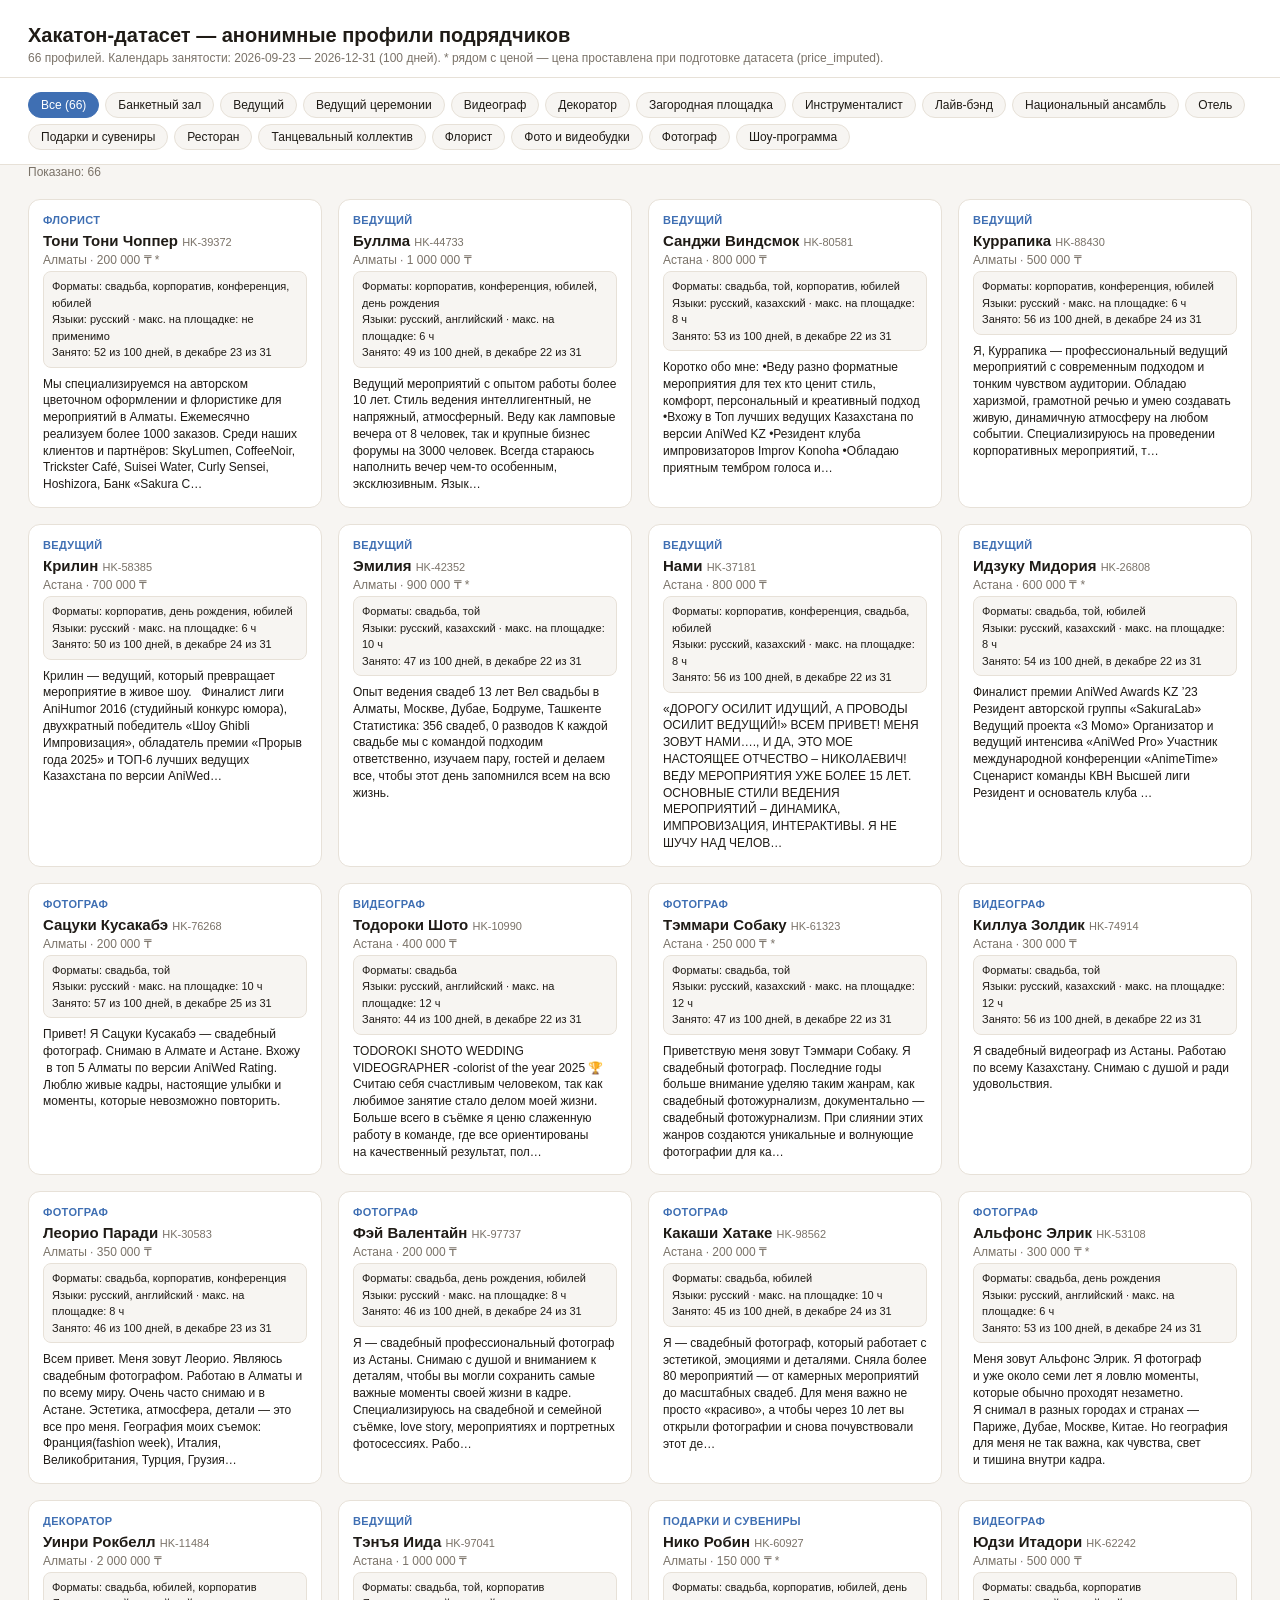
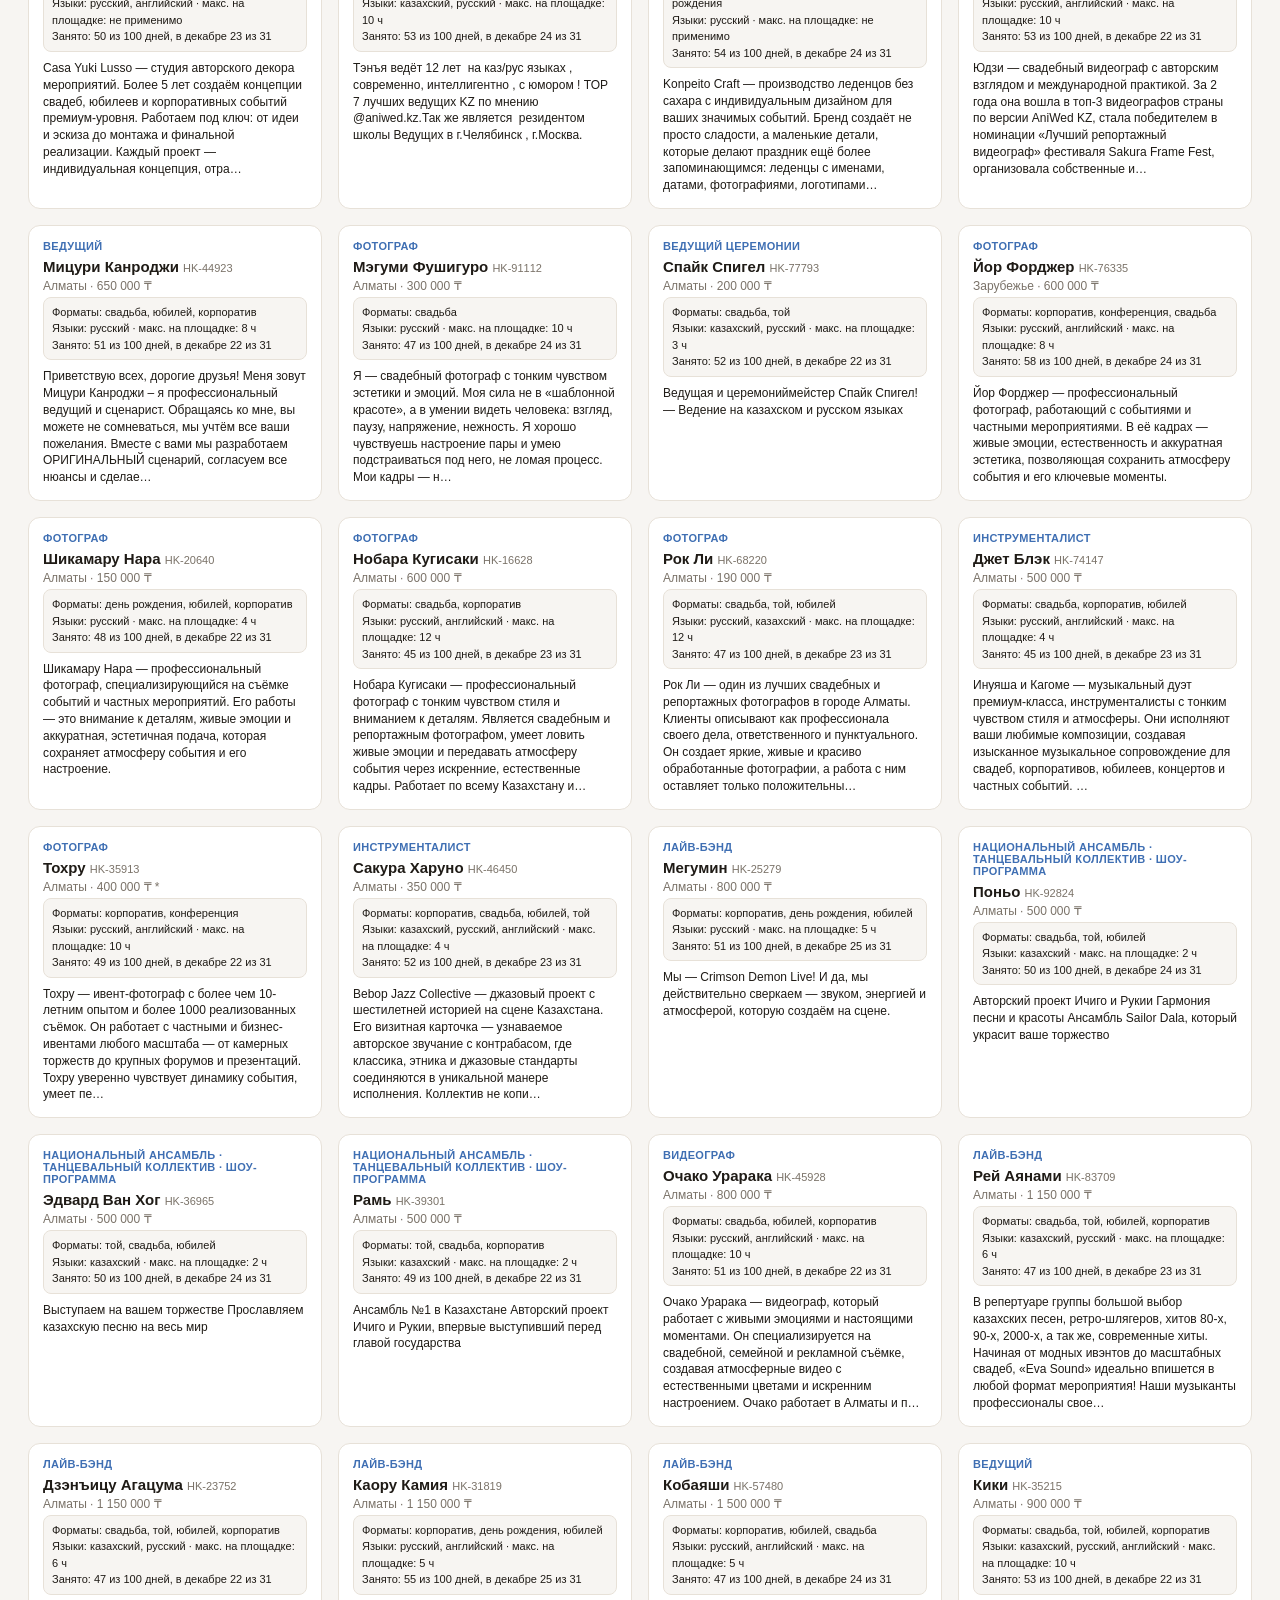
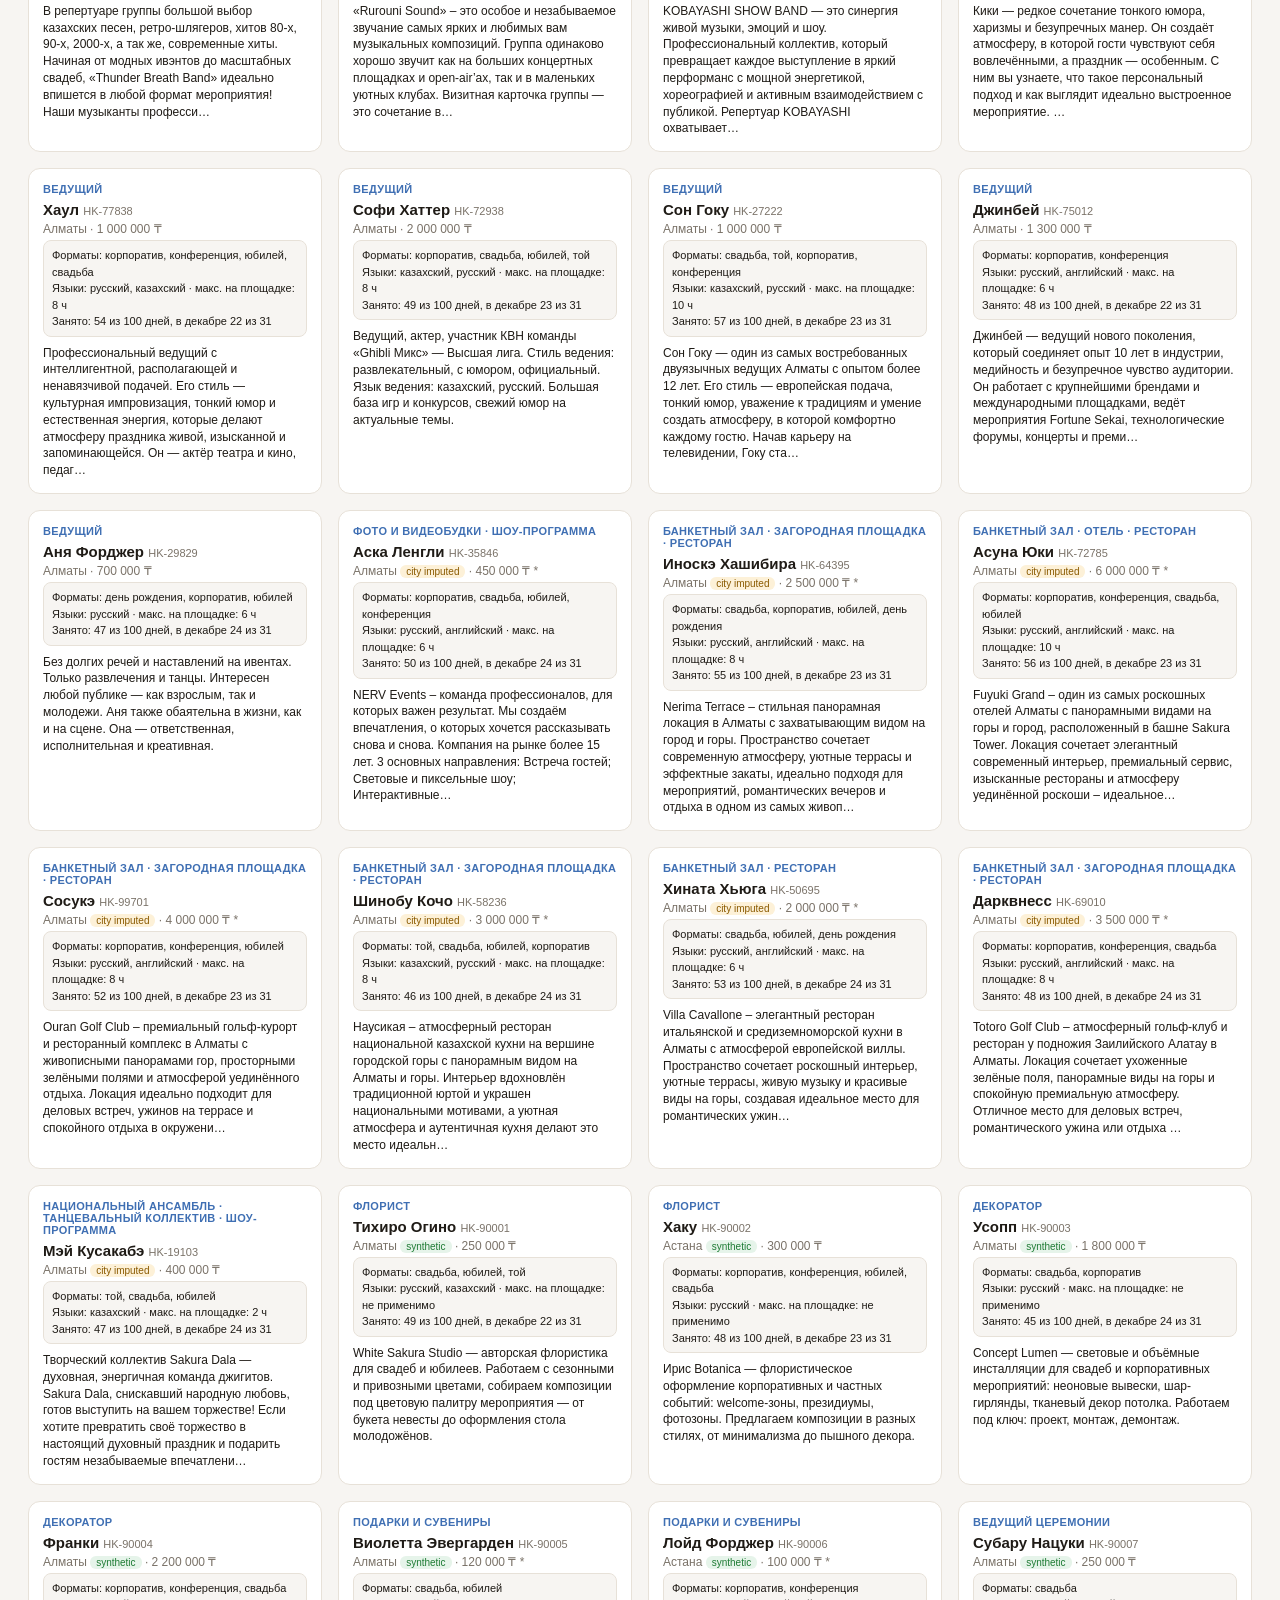
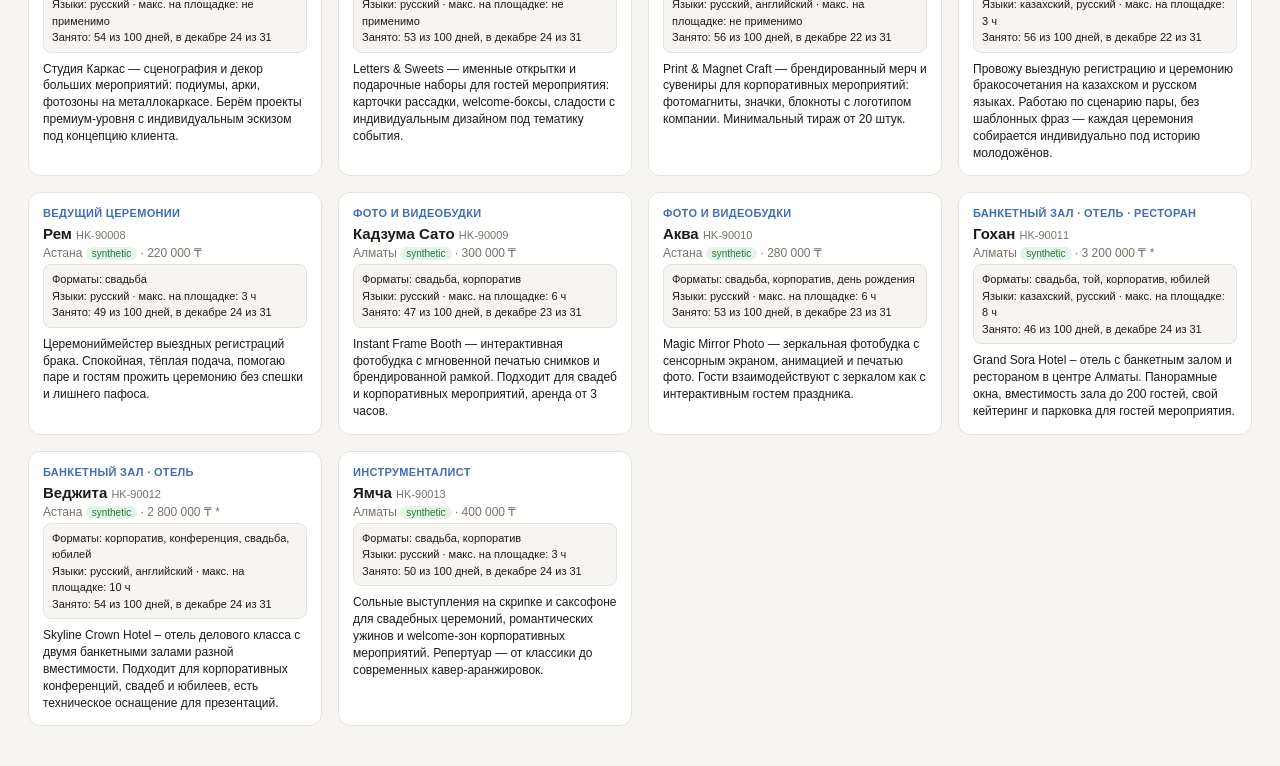
<file: hackathon dataset preview.html>
<!doctype html>
<html lang="ru">
<head>
<meta charset="utf-8">
<title>Хакатон-датасет — анонимные профили подрядчиков</title>
<style>
  :root { --bg:#f7f5f2; --card:#fff; --text:#1f1b16; --muted:#7a7268; --accent:#3f6fb3; --border:#e7e1d8; }
  * { box-sizing:border-box; }
  body { margin:0; font-family:-apple-system,BlinkMacSystemFont,"Segoe UI",sans-serif; background:var(--bg); color:var(--text); }
  header { padding:24px 28px 12px; border-bottom:1px solid var(--border); background:var(--card); }
  header h1 { margin:0 0 4px; font-size:20px; }
  header p { margin:0; font-size:12px; color:var(--muted); }
  .filters { display:flex; flex-wrap:wrap; gap:6px; padding:14px 28px; background:var(--card); border-bottom:1px solid var(--border); }
  .filter-btn { border:1px solid var(--border); background:var(--bg); color:var(--text); border-radius:999px; padding:5px 12px; font-size:12px; cursor:pointer; }
  .filter-btn.active { background:var(--accent); color:#fff; border-color:var(--accent); }
  .grid { display:grid; grid-template-columns:repeat(auto-fill,minmax(260px,1fr)); gap:16px; padding:20px 28px 40px; }
  .card { background:var(--card); border:1px solid var(--border); border-radius:12px; overflow:hidden; }
  .body { padding:14px; display:flex; flex-direction:column; gap:4px; }
  .cats { font-size:11px; text-transform:uppercase; letter-spacing:.03em; color:var(--accent); font-weight:600; }
  h3 { margin:2px 0 0; font-size:15px; }
  .id { font-size:11px; color:var(--muted); font-weight:400; }
  .meta { font-size:12px; color:var(--muted); }
  .attrs { font-size:11px; color:var(--text); background:var(--bg); border:1px solid var(--border); border-radius:8px; padding:6px 8px; line-height:1.5; }
  .tag { font-size:10px; background:#fdf1d8; color:#8a5a00; padding:1px 6px; border-radius:6px; }
  .tag-synth { background:#e6f4ea; color:#1e7b34; }
  .desc { font-size:12px; color:var(--text); line-height:1.4; margin:4px 0 0; }
  .count { padding:0 28px; font-size:12px; color:var(--muted); }
</style>
</head>
<body>
<header>
  <h1>Хакатон-датасет — анонимные профили подрядчиков</h1>
  <p>66 профилей. Календарь занятости: 2026-09-23 — 2026-12-31 (100 дней).
     * рядом с ценой — цена проставлена при подготовке датасета (price_imputed).</p>
</header>
<div class="filters">
  <button class="filter-btn active" data-cat="__all__">Все (66)</button>
<button class="filter-btn" data-cat="Банкетный зал">Банкетный зал</button>
<button class="filter-btn" data-cat="Ведущий">Ведущий</button>
<button class="filter-btn" data-cat="Ведущий церемонии">Ведущий церемонии</button>
<button class="filter-btn" data-cat="Видеограф">Видеограф</button>
<button class="filter-btn" data-cat="Декоратор">Декоратор</button>
<button class="filter-btn" data-cat="Загородная площадка">Загородная площадка</button>
<button class="filter-btn" data-cat="Инструменталист">Инструменталист</button>
<button class="filter-btn" data-cat="Лайв-бэнд">Лайв-бэнд</button>
<button class="filter-btn" data-cat="Национальный ансамбль">Национальный ансамбль</button>
<button class="filter-btn" data-cat="Отель">Отель</button>
<button class="filter-btn" data-cat="Подарки и сувениры">Подарки и сувениры</button>
<button class="filter-btn" data-cat="Ресторан">Ресторан</button>
<button class="filter-btn" data-cat="Танцевальный коллектив">Танцевальный коллектив</button>
<button class="filter-btn" data-cat="Флорист">Флорист</button>
<button class="filter-btn" data-cat="Фото и видеобудки">Фото и видеобудки</button>
<button class="filter-btn" data-cat="Фотограф">Фотограф</button>
<button class="filter-btn" data-cat="Шоу-программа">Шоу-программа</button>
</div>
<div class="count" id="count"></div>
<div class="grid" id="grid">
    <article class="card" data-cats="Флорист">
      <div class="body">
        <div class="cats">Флорист</div>
        <h3>Тони Тони Чоппер <span class="id">HK-39372</span></h3>
        <div class="meta">Алматы · 200 000 ₸ *</div>
        <div class="attrs">Форматы: свадьба, корпоратив, конференция, юбилей<br>
          Языки: русский · макс. на площадке: не применимо<br>
          Занято: 52 из 100 дней, в декабре 23 из 31</div>
        <p class="desc">Мы специализируемся на авторском цветочном оформлении и флористике для мероприятий в Алматы. Ежемесячно реализуем более 1000 заказов.

Среди наших клиентов и партнёров: SkyLumen, CoffeeNoir, Trickster Café, Suisei Water, Curly Sensei, Hoshizora, Банк «Sakura C…</p>
      </div>
    </article>
    <article class="card" data-cats="Ведущий">
      <div class="body">
        <div class="cats">Ведущий</div>
        <h3>Буллма <span class="id">HK-44733</span></h3>
        <div class="meta">Алматы · 1 000 000 ₸</div>
        <div class="attrs">Форматы: корпоратив, конференция, юбилей, день рождения<br>
          Языки: русский, английский · макс. на площадке: 6 ч<br>
          Занято: 49 из 100 дней, в декабре 22 из 31</div>
        <p class="desc">Ведущий мероприятий с опытом работы более 10 лет. Стиль ведения интеллигентный, не напряжный, атмосферный. Веду как ламповые вечера от 8 человек, так и крупные бизнес форумы на 3000 человек. Всегда стараюсь наполнить вечер чем-то особенным, эксклюзивным.

Язык…</p>
      </div>
    </article>
    <article class="card" data-cats="Ведущий">
      <div class="body">
        <div class="cats">Ведущий</div>
        <h3>Санджи Виндсмок <span class="id">HK-80581</span></h3>
        <div class="meta">Астана · 800 000 ₸</div>
        <div class="attrs">Форматы: свадьба, той, корпоратив, юбилей<br>
          Языки: русский, казахский · макс. на площадке: 8 ч<br>
          Занято: 53 из 100 дней, в декабре 22 из 31</div>
        <p class="desc">Коротко обо мне:

•Веду разно форматные мероприятия для тех кто ценит стиль, комфорт, персональный и креативный подход

•Вхожу в Топ лучших ведущих Казахстана по версии AniWed KZ

•Резидент клуба импровизаторов Improv Konoha

•Обладаю приятным тембром голоса и…</p>
      </div>
    </article>
    <article class="card" data-cats="Ведущий">
      <div class="body">
        <div class="cats">Ведущий</div>
        <h3>Куррапика <span class="id">HK-88430</span></h3>
        <div class="meta">Алматы · 500 000 ₸</div>
        <div class="attrs">Форматы: корпоратив, конференция, юбилей<br>
          Языки: русский · макс. на площадке: 6 ч<br>
          Занято: 56 из 100 дней, в декабре 24 из 31</div>
        <p class="desc">Я, Куррапика — профессиональный ведущий мероприятий с современным подходом и тонким чувством аудитории. Обладаю харизмой, грамотной речью и умею создавать живую, динамичную атмосферу на любом событии.

Специализируюсь на проведении корпоративных мероприятий, т…</p>
      </div>
    </article>
    <article class="card" data-cats="Ведущий">
      <div class="body">
        <div class="cats">Ведущий</div>
        <h3>Крилин <span class="id">HK-58385</span></h3>
        <div class="meta">Астана · 700 000 ₸</div>
        <div class="attrs">Форматы: корпоратив, день рождения, юбилей<br>
          Языки: русский · макс. на площадке: 6 ч<br>
          Занято: 50 из 100 дней, в декабре 24 из 31</div>
        <p class="desc">Крилин — ведущий, который превращает мероприятие в живое шоу.

 

Финалист лиги AniHumor 2016 (студийный конкурс юмора),

двухкратный победитель «Шоу Ghibli Импровизация»,

обладатель премии «Прорыв года 2025» и ТОП-6 лучших ведущих Казахстана по версии AniWed…</p>
      </div>
    </article>
    <article class="card" data-cats="Ведущий">
      <div class="body">
        <div class="cats">Ведущий</div>
        <h3>Эмилия <span class="id">HK-42352</span></h3>
        <div class="meta">Алматы · 900 000 ₸ *</div>
        <div class="attrs">Форматы: свадьба, той<br>
          Языки: русский, казахский · макс. на площадке: 10 ч<br>
          Занято: 47 из 100 дней, в декабре 22 из 31</div>
        <p class="desc">Опыт ведения свадеб 13 лет

Вел свадьбы в Алматы, Москве, Дубае, Бодруме, Ташкенте

Статистика: 356 свадеб, 0 разводов

К каждой свадьбе мы с командой подходим ответственно, изучаем пару, гостей и делаем все, чтобы этот день запомнился всем на всю жизнь.</p>
      </div>
    </article>
    <article class="card" data-cats="Ведущий">
      <div class="body">
        <div class="cats">Ведущий</div>
        <h3>Нами <span class="id">HK-37181</span></h3>
        <div class="meta">Астана · 800 000 ₸</div>
        <div class="attrs">Форматы: корпоратив, конференция, свадьба, юбилей<br>
          Языки: русский, казахский · макс. на площадке: 8 ч<br>
          Занято: 56 из 100 дней, в декабре 22 из 31</div>
        <p class="desc">«ДОРОГУ ОСИЛИТ ИДУЩИЙ, А ПРОВОДЫ ОСИЛИТ ВЕДУЩИЙ!»

ВСЕМ ПРИВЕТ! МЕНЯ ЗОВУТ НАМИ…., И ДА, ЭТО МОЕ НАСТОЯЩЕЕ ОТЧЕСТВО – НИКОЛАЕВИЧ!

ВЕДУ МЕРОПРИЯТИЯ УЖЕ БОЛЕЕ 15 ЛЕТ.

ОСНОВНЫЕ СТИЛИ ВЕДЕНИЯ МЕРОПРИЯТИЙ – ДИНАМИКА, ИМПРОВИЗАЦИЯ, ИНТЕРАКТИВЫ. Я НЕ ШУЧУ НАД ЧЕЛОВ…</p>
      </div>
    </article>
    <article class="card" data-cats="Ведущий">
      <div class="body">
        <div class="cats">Ведущий</div>
        <h3>Идзуку Мидория <span class="id">HK-26808</span></h3>
        <div class="meta">Астана · 600 000 ₸ *</div>
        <div class="attrs">Форматы: свадьба, той, юбилей<br>
          Языки: русский, казахский · макс. на площадке: 8 ч<br>
          Занято: 54 из 100 дней, в декабре 22 из 31</div>
        <p class="desc">Финалист премии AniWed Awards KZ ’23

Резидент авторской группы «SakuraLab»

Ведущий проекта «3 Момо»

Организатор и ведущий интенсива «AniWed Pro»

Участник международной конференции «AnimeTime»

Сценарист команды КВН Высшей лиги

Резидент и основатель клуба …</p>
      </div>
    </article>
    <article class="card" data-cats="Фотограф">
      <div class="body">
        <div class="cats">Фотограф</div>
        <h3>Сацуки Кусакабэ <span class="id">HK-76268</span></h3>
        <div class="meta">Алматы · 200 000 ₸</div>
        <div class="attrs">Форматы: свадьба, той<br>
          Языки: русский · макс. на площадке: 10 ч<br>
          Занято: 57 из 100 дней, в декабре 25 из 31</div>
        <p class="desc">Привет! Я Сацуки Кусакабэ — свадебный фотограф. Снимаю в Алмате и Астане. Вхожу  в топ 5 Алматы по версии AniWed Rating.

Люблю живые кадры, настоящие улыбки и моменты, которые невозможно повторить.</p>
      </div>
    </article>
    <article class="card" data-cats="Видеограф">
      <div class="body">
        <div class="cats">Видеограф</div>
        <h3>Тодороки Шото <span class="id">HK-10990</span></h3>
        <div class="meta">Астана · 400 000 ₸</div>
        <div class="attrs">Форматы: свадьба<br>
          Языки: русский, английский · макс. на площадке: 12 ч<br>
          Занято: 44 из 100 дней, в декабре 22 из 31</div>
        <p class="desc">TODOROKI SHOTO

WEDDING  VIDEOGRAPHER

-colorist of the year 2025 🏆

Считаю себя счастливым человеком, так как любимое занятие стало делом моей жизни. Больше всего в съёмке я ценю слаженную работу в команде, где все ориентированы на качественный результат, пол…</p>
      </div>
    </article>
    <article class="card" data-cats="Фотограф">
      <div class="body">
        <div class="cats">Фотограф</div>
        <h3>Тэммари Собаку <span class="id">HK-61323</span></h3>
        <div class="meta">Астана · 250 000 ₸ *</div>
        <div class="attrs">Форматы: свадьба, той<br>
          Языки: русский, казахский · макс. на площадке: 12 ч<br>
          Занято: 47 из 100 дней, в декабре 22 из 31</div>
        <p class="desc">Приветствую меня зовут Тэммари Собаку. Я свадебный фотограф.

Последние годы больше внимание уделяю таким жанрам, как свадебный фотожурнализм,

документально — свадебный фотожурнализм.

При слиянии этих жанров создаются уникальные и волнующие фотографии для ка…</p>
      </div>
    </article>
    <article class="card" data-cats="Видеограф">
      <div class="body">
        <div class="cats">Видеограф</div>
        <h3>Киллуа Золдик <span class="id">HK-74914</span></h3>
        <div class="meta">Астана · 300 000 ₸</div>
        <div class="attrs">Форматы: свадьба, той<br>
          Языки: русский, казахский · макс. на площадке: 12 ч<br>
          Занято: 56 из 100 дней, в декабре 22 из 31</div>
        <p class="desc">Я свадебный видеограф из Астаны. Работаю по всему Казахстану. Снимаю с душой и ради удовольствия.</p>
      </div>
    </article>
    <article class="card" data-cats="Фотограф">
      <div class="body">
        <div class="cats">Фотограф</div>
        <h3>Леорио Паради <span class="id">HK-30583</span></h3>
        <div class="meta">Алматы · 350 000 ₸</div>
        <div class="attrs">Форматы: свадьба, корпоратив, конференция<br>
          Языки: русский, английский · макс. на площадке: 8 ч<br>
          Занято: 46 из 100 дней, в декабре 23 из 31</div>
        <p class="desc">Всем привет. Меня зовут Леорио. Являюсь свадебным фотографом. Работаю в Алматы и по всему миру. Очень часто снимаю и в Астане. Эстетика, атмосфера, детали — это все про меня.

География моих съемок: Франция(fashion week), Италия, Великобритания, Турция, Грузия…</p>
      </div>
    </article>
    <article class="card" data-cats="Фотограф">
      <div class="body">
        <div class="cats">Фотограф</div>
        <h3>Фэй Валентайн <span class="id">HK-97737</span></h3>
        <div class="meta">Астана · 200 000 ₸</div>
        <div class="attrs">Форматы: свадьба, день рождения, юбилей<br>
          Языки: русский · макс. на площадке: 8 ч<br>
          Занято: 46 из 100 дней, в декабре 24 из 31</div>
        <p class="desc">Я — свадебный профессиональный фотограф из Астаны. Снимаю с душой и вниманием к деталям, чтобы вы могли сохранить самые важные моменты своей жизни в кадре.

Специализируюсь на свадебной и семейной съёмке, love story, мероприятиях и портретных фотосессиях. Рабо…</p>
      </div>
    </article>
    <article class="card" data-cats="Фотограф">
      <div class="body">
        <div class="cats">Фотограф</div>
        <h3>Какаши Хатаке <span class="id">HK-98562</span></h3>
        <div class="meta">Астана · 200 000 ₸</div>
        <div class="attrs">Форматы: свадьба, юбилей<br>
          Языки: русский · макс. на площадке: 10 ч<br>
          Занято: 45 из 100 дней, в декабре 24 из 31</div>
        <p class="desc">Я — свадебный фотограф, который работает с эстетикой, эмоциями и деталями.

Сняла более 80 мероприятий — от камерных мероприятий до масштабных свадеб.

Для меня важно не просто «красиво», а чтобы через 10 лет вы открыли фотографии и снова почувствовали этот де…</p>
      </div>
    </article>
    <article class="card" data-cats="Фотограф">
      <div class="body">
        <div class="cats">Фотограф</div>
        <h3>Альфонс Элрик <span class="id">HK-53108</span></h3>
        <div class="meta">Алматы · 300 000 ₸ *</div>
        <div class="attrs">Форматы: свадьба, день рождения<br>
          Языки: русский, английский · макс. на площадке: 6 ч<br>
          Занято: 53 из 100 дней, в декабре 24 из 31</div>
        <p class="desc">Меня зовут Альфонс Элрик. Я фотограф и уже около семи лет я ловлю моменты, которые обычно проходят незаметно.

Я снимал в разных городах и странах — Париже, Дубае, Москве, Китае. Но география для меня не так важна, как чувства, свет и тишина внутри кадра.</p>
      </div>
    </article>
    <article class="card" data-cats="Декоратор">
      <div class="body">
        <div class="cats">Декоратор</div>
        <h3>Уинри Рокбелл <span class="id">HK-11484</span></h3>
        <div class="meta">Алматы · 2 000 000 ₸</div>
        <div class="attrs">Форматы: свадьба, юбилей, корпоратив<br>
          Языки: русский, английский · макс. на площадке: не применимо<br>
          Занято: 50 из 100 дней, в декабре 23 из 31</div>
        <p class="desc">Casa Yuki Lusso — студия авторского декора мероприятий.
 Более 5 лет создаём концепции свадеб, юбилеев и корпоративных событий премиум-уровня. Работаем под ключ: от идеи и эскиза до монтажа и финальной реализации. Каждый проект — индивидуальная концепция, отра…</p>
      </div>
    </article>
    <article class="card" data-cats="Ведущий">
      <div class="body">
        <div class="cats">Ведущий</div>
        <h3>Тэнъя Иида <span class="id">HK-97041</span></h3>
        <div class="meta">Астана · 1 000 000 ₸</div>
        <div class="attrs">Форматы: свадьба, той, корпоратив<br>
          Языки: казахский, русский · макс. на площадке: 10 ч<br>
          Занято: 53 из 100 дней, в декабре 24 из 31</div>
        <p class="desc">Тэнъя ведёт 12 лет  на каз/рус языках , современно, интеллигентно , с юмором !

TOP 7 лучших ведущих KZ по мнению @aniwed.kz.Так же является  резидентом школы Ведущих в г.Челябинск , г.Москва.</p>
      </div>
    </article>
    <article class="card" data-cats="Подарки и сувениры">
      <div class="body">
        <div class="cats">Подарки и сувениры</div>
        <h3>Нико Робин <span class="id">HK-60927</span></h3>
        <div class="meta">Алматы · 150 000 ₸ *</div>
        <div class="attrs">Форматы: свадьба, корпоратив, юбилей, день рождения<br>
          Языки: русский · макс. на площадке: не применимо<br>
          Занято: 54 из 100 дней, в декабре 24 из 31</div>
        <p class="desc">Konpeito Craft — производство леденцов без сахара с индивидуальным дизайном для ваших значимых событий.

Бренд создаёт не просто сладости, а маленькие детали, которые делают праздник ещё более запоминающимся: леденцы с именами, датами, фотографиями, логотипами…</p>
      </div>
    </article>
    <article class="card" data-cats="Видеограф">
      <div class="body">
        <div class="cats">Видеограф</div>
        <h3>Юдзи Итадори <span class="id">HK-62242</span></h3>
        <div class="meta">Алматы · 500 000 ₸</div>
        <div class="attrs">Форматы: свадьба, корпоратив<br>
          Языки: русский, английский · макс. на площадке: 10 ч<br>
          Занято: 53 из 100 дней, в декабре 22 из 31</div>
        <p class="desc">Юдзи — свадебный видеограф с авторским взглядом и международной практикой.

За 2 года она вошла в топ-3 видеографов страны по версии AniWed KZ, стала победителем в номинации «Лучший репортажный видеограф» фестиваля Sakura Frame Fest, организовала собственные и…</p>
      </div>
    </article>
    <article class="card" data-cats="Ведущий">
      <div class="body">
        <div class="cats">Ведущий</div>
        <h3>Мицури Канроджи <span class="id">HK-44923</span></h3>
        <div class="meta">Алматы · 650 000 ₸</div>
        <div class="attrs">Форматы: свадьба, юбилей, корпоратив<br>
          Языки: русский · макс. на площадке: 8 ч<br>
          Занято: 51 из 100 дней, в декабре 22 из 31</div>
        <p class="desc">Приветствую всех, дорогие друзья!

Меня зовут Мицури Канроджи – я профессиональный ведущий и сценарист.

Обращаясь ко мне, вы можете не сомневаться, мы учтём все ваши пожелания.

Вместе с вами мы разработаем ОРИГИНАЛЬНЫЙ сценарий, согласуем все нюансы и сделае…</p>
      </div>
    </article>
    <article class="card" data-cats="Фотограф">
      <div class="body">
        <div class="cats">Фотограф</div>
        <h3>Мэгуми Фушигуро <span class="id">HK-91112</span></h3>
        <div class="meta">Алматы · 300 000 ₸</div>
        <div class="attrs">Форматы: свадьба<br>
          Языки: русский · макс. на площадке: 10 ч<br>
          Занято: 47 из 100 дней, в декабре 24 из 31</div>
        <p class="desc">Я — свадебный фотограф с тонким чувством эстетики и эмоций. Моя сила не в «шаблонной красоте», а в умении видеть человека: взгляд, паузу, напряжение, нежность. Я хорошо чувствуешь настроение пары и умею подстраиваться под него, не ломая процесс.

Мои кадры — н…</p>
      </div>
    </article>
    <article class="card" data-cats="Ведущий церемонии">
      <div class="body">
        <div class="cats">Ведущий церемонии</div>
        <h3>Спайк Спигел <span class="id">HK-77793</span></h3>
        <div class="meta">Алматы · 200 000 ₸</div>
        <div class="attrs">Форматы: свадьба, той<br>
          Языки: казахский, русский · макс. на площадке: 3 ч<br>
          Занято: 52 из 100 дней, в декабре 22 из 31</div>
        <p class="desc">Ведущая и церемониймейстер Спайк Спигел!




— Ведение на казахском и русском языках</p>
      </div>
    </article>
    <article class="card" data-cats="Фотограф">
      <div class="body">
        <div class="cats">Фотограф</div>
        <h3>Йор Форджер <span class="id">HK-76335</span></h3>
        <div class="meta">Зарубежье · 600 000 ₸</div>
        <div class="attrs">Форматы: корпоратив, конференция, свадьба<br>
          Языки: русский, английский · макс. на площадке: 8 ч<br>
          Занято: 58 из 100 дней, в декабре 24 из 31</div>
        <p class="desc">Йор Форджер — профессиональный фотограф, работающий с событиями и частными мероприятиями.





В её кадрах — живые эмоции, естественность и аккуратная эстетика, позволяющая сохранить атмосферу события и его ключевые моменты.</p>
      </div>
    </article>
    <article class="card" data-cats="Фотограф">
      <div class="body">
        <div class="cats">Фотограф</div>
        <h3>Шикамару Нара <span class="id">HK-20640</span></h3>
        <div class="meta">Алматы · 150 000 ₸</div>
        <div class="attrs">Форматы: день рождения, юбилей, корпоратив<br>
          Языки: русский · макс. на площадке: 4 ч<br>
          Занято: 48 из 100 дней, в декабре 22 из 31</div>
        <p class="desc">Шикамару Нара — профессиональный фотограф, специализирующийся на съёмке событий и частных мероприятий.




Его работы — это внимание к деталям, живые эмоции и аккуратная, эстетичная подача, которая сохраняет атмосферу события и его настроение.</p>
      </div>
    </article>
    <article class="card" data-cats="Фотограф">
      <div class="body">
        <div class="cats">Фотограф</div>
        <h3>Нобара Кугисаки <span class="id">HK-16628</span></h3>
        <div class="meta">Алматы · 600 000 ₸</div>
        <div class="attrs">Форматы: свадьба, корпоратив<br>
          Языки: русский, английский · макс. на площадке: 12 ч<br>
          Занято: 45 из 100 дней, в декабре 23 из 31</div>
        <p class="desc">Нобара Кугисаки — профессиональный фотограф с тонким чувством стиля и вниманием к деталям. Является свадебным и репортажным фотографом, умеет ловить живые эмоции и передавать атмосферу события через искренние, естественные кадры. Работает по всему Казахстану и…</p>
      </div>
    </article>
    <article class="card" data-cats="Фотограф">
      <div class="body">
        <div class="cats">Фотограф</div>
        <h3>Рок Ли <span class="id">HK-68220</span></h3>
        <div class="meta">Алматы · 190 000 ₸</div>
        <div class="attrs">Форматы: свадьба, той, юбилей<br>
          Языки: русский, казахский · макс. на площадке: 12 ч<br>
          Занято: 47 из 100 дней, в декабре 23 из 31</div>
        <p class="desc">Рок Ли — один из лучших свадебных и репортажных фотографов в городе Алматы. Клиенты описывают как профессионала своего дела, ответственного и пунктуального. Он создает яркие, живые и красиво обработанные фотографии, а работа с ним оставляет только положительны…</p>
      </div>
    </article>
    <article class="card" data-cats="Инструменталист">
      <div class="body">
        <div class="cats">Инструменталист</div>
        <h3>Джет Блэк <span class="id">HK-74147</span></h3>
        <div class="meta">Алматы · 500 000 ₸</div>
        <div class="attrs">Форматы: свадьба, корпоратив, юбилей<br>
          Языки: русский, английский · макс. на площадке: 4 ч<br>
          Занято: 45 из 100 дней, в декабре 23 из 31</div>
        <p class="desc">Инуяша и Кагоме — музыкальный дуэт премиум-класса, инструменталисты с тонким чувством стиля и атмосферы.




Они исполняют ваши любимые композиции, создавая изысканное музыкальное сопровождение для свадеб, корпоративов, юбилеев, концертов и частных событий.


…</p>
      </div>
    </article>
    <article class="card" data-cats="Фотограф">
      <div class="body">
        <div class="cats">Фотограф</div>
        <h3>Тохру <span class="id">HK-35913</span></h3>
        <div class="meta">Алматы · 400 000 ₸ *</div>
        <div class="attrs">Форматы: корпоратив, конференция<br>
          Языки: русский, английский · макс. на площадке: 10 ч<br>
          Занято: 49 из 100 дней, в декабре 22 из 31</div>
        <p class="desc">Тохру — ивент-фотограф с более чем 10-летним опытом и более 1000 реализованных съёмок.




Он работает с частными и бизнес-ивентами любого масштаба — от камерных торжеств до крупных форумов и презентаций.




Тохру уверенно чувствует динамику события, умеет пе…</p>
      </div>
    </article>
    <article class="card" data-cats="Инструменталист">
      <div class="body">
        <div class="cats">Инструменталист</div>
        <h3>Сакура Харуно <span class="id">HK-46450</span></h3>
        <div class="meta">Алматы · 350 000 ₸</div>
        <div class="attrs">Форматы: корпоратив, свадьба, юбилей, той<br>
          Языки: казахский, русский, английский · макс. на площадке: 4 ч<br>
          Занято: 52 из 100 дней, в декабре 23 из 31</div>
        <p class="desc">Bebop Jazz Collective — джазовый проект с шестилетней историей на сцене Казахстана. Его визитная карточка — узнаваемое авторское звучание с контрабасом, где классика, этника и джазовые стандарты соединяются в уникальной манере исполнения.




Коллектив не копи…</p>
      </div>
    </article>
    <article class="card" data-cats="Лайв-бэнд">
      <div class="body">
        <div class="cats">Лайв-бэнд</div>
        <h3>Мегумин <span class="id">HK-25279</span></h3>
        <div class="meta">Алматы · 800 000 ₸</div>
        <div class="attrs">Форматы: корпоратив, день рождения, юбилей<br>
          Языки: русский · макс. на площадке: 5 ч<br>
          Занято: 51 из 100 дней, в декабре 25 из 31</div>
        <p class="desc">Мы — Crimson Demon Live!




И да, мы действительно сверкаем — звуком, энергией и атмосферой, которую создаём на сцене.</p>
      </div>
    </article>
    <article class="card" data-cats="Национальный ансамбль|Танцевальный коллектив|Шоу-программа">
      <div class="body">
        <div class="cats">Национальный ансамбль · Танцевальный коллектив · Шоу-программа</div>
        <h3>Поньо <span class="id">HK-92824</span></h3>
        <div class="meta">Алматы · 500 000 ₸</div>
        <div class="attrs">Форматы: свадьба, той, юбилей<br>
          Языки: казахский · макс. на площадке: 2 ч<br>
          Занято: 50 из 100 дней, в декабре 24 из 31</div>
        <p class="desc">Авторский проект Ичиго и Рукии




Гармония песни и красоты




Ансамбль Sailor Dala, который украсит ваше торжество</p>
      </div>
    </article>
    <article class="card" data-cats="Национальный ансамбль|Танцевальный коллектив|Шоу-программа">
      <div class="body">
        <div class="cats">Национальный ансамбль · Танцевальный коллектив · Шоу-программа</div>
        <h3>Эдвард Ван Хог <span class="id">HK-36965</span></h3>
        <div class="meta">Алматы · 500 000 ₸</div>
        <div class="attrs">Форматы: той, свадьба, юбилей<br>
          Языки: казахский · макс. на площадке: 2 ч<br>
          Занято: 50 из 100 дней, в декабре 24 из 31</div>
        <p class="desc">Выступаем на вашем торжестве




Прославляем казахскую песню на весь мир</p>
      </div>
    </article>
    <article class="card" data-cats="Национальный ансамбль|Танцевальный коллектив|Шоу-программа">
      <div class="body">
        <div class="cats">Национальный ансамбль · Танцевальный коллектив · Шоу-программа</div>
        <h3>Рамь <span class="id">HK-39301</span></h3>
        <div class="meta">Алматы · 500 000 ₸</div>
        <div class="attrs">Форматы: той, свадьба, корпоратив<br>
          Языки: казахский · макс. на площадке: 2 ч<br>
          Занято: 49 из 100 дней, в декабре 22 из 31</div>
        <p class="desc">Ансамбль №1 в Казахстане




Авторский проект Ичиго и Рукии, впервые выступивший перед главой государства</p>
      </div>
    </article>
    <article class="card" data-cats="Видеограф">
      <div class="body">
        <div class="cats">Видеограф</div>
        <h3>Очако Урарака <span class="id">HK-45928</span></h3>
        <div class="meta">Алматы · 800 000 ₸</div>
        <div class="attrs">Форматы: свадьба, юбилей, корпоратив<br>
          Языки: русский, английский · макс. на площадке: 10 ч<br>
          Занято: 51 из 100 дней, в декабре 22 из 31</div>
        <p class="desc">Очако Урарака — видеограф, который работает с живыми эмоциями и настоящими моментами.




Он специализируется на свадебной, семейной и рекламной съёмке, создавая атмосферные видео с естественными цветами и искренним настроением.




Очако работает в Алматы и п…</p>
      </div>
    </article>
    <article class="card" data-cats="Лайв-бэнд">
      <div class="body">
        <div class="cats">Лайв-бэнд</div>
        <h3>Рей Аянами <span class="id">HK-83709</span></h3>
        <div class="meta">Алматы · 1 150 000 ₸</div>
        <div class="attrs">Форматы: свадьба, той, юбилей, корпоратив<br>
          Языки: казахский, русский · макс. на площадке: 6 ч<br>
          Занято: 47 из 100 дней, в декабре 23 из 31</div>
        <p class="desc">В репертуаре группы большой выбор казахских песен, ретро-шлягеров, хитов 80-х, 90-х, 2000-х, а так же, современные хиты. Начиная от модных ивэнтов до масштабных свадеб, «Eva Sound» идеально впишется в любой формат мероприятия! Наши музыканты профессионалы свое…</p>
      </div>
    </article>
    <article class="card" data-cats="Лайв-бэнд">
      <div class="body">
        <div class="cats">Лайв-бэнд</div>
        <h3>Дзэнъицу Агацума <span class="id">HK-23752</span></h3>
        <div class="meta">Алматы · 1 150 000 ₸</div>
        <div class="attrs">Форматы: свадьба, той, юбилей, корпоратив<br>
          Языки: казахский, русский · макс. на площадке: 6 ч<br>
          Занято: 47 из 100 дней, в декабре 22 из 31</div>
        <p class="desc">В репертуаре группы большой выбор казахских песен, ретро-шлягеров, хитов 80-х, 90-х, 2000-х, а так же, современные хиты. Начиная от модных ивэнтов до масштабных свадеб, «Thunder Breath Band» идеально впишется в любой формат мероприятия! Наши музыканты професси…</p>
      </div>
    </article>
    <article class="card" data-cats="Лайв-бэнд">
      <div class="body">
        <div class="cats">Лайв-бэнд</div>
        <h3>Каору Камия <span class="id">HK-31819</span></h3>
        <div class="meta">Алматы · 1 150 000 ₸</div>
        <div class="attrs">Форматы: корпоратив, день рождения, юбилей<br>
          Языки: русский, английский · макс. на площадке: 5 ч<br>
          Занято: 55 из 100 дней, в декабре 25 из 31</div>
        <p class="desc">«Rurouni Sound» – это особое и незабываемое звучание самых ярких и любимых вам музыкальных композиций. Группа одинаково хорошо звучит как на больших концертных площадках и open-air’ах, так и в маленьких уютных клубах. Визитная карточка группы — это сочетание в…</p>
      </div>
    </article>
    <article class="card" data-cats="Лайв-бэнд">
      <div class="body">
        <div class="cats">Лайв-бэнд</div>
        <h3>Кобаяши <span class="id">HK-57480</span></h3>
        <div class="meta">Алматы · 1 500 000 ₸</div>
        <div class="attrs">Форматы: корпоратив, юбилей, свадьба<br>
          Языки: русский, английский · макс. на площадке: 5 ч<br>
          Занято: 47 из 100 дней, в декабре 24 из 31</div>
        <p class="desc">KOBAYASHI SHOW BAND — это синергия живой музыки, эмоций и шоу.




Профессиональный коллектив, который превращает каждое выступление в яркий перформанс с мощной энергетикой, хореографией и активным взаимодействием с публикой.




Репертуар KOBAYASHI охватывает…</p>
      </div>
    </article>
    <article class="card" data-cats="Ведущий">
      <div class="body">
        <div class="cats">Ведущий</div>
        <h3>Кики <span class="id">HK-35215</span></h3>
        <div class="meta">Алматы · 900 000 ₸</div>
        <div class="attrs">Форматы: свадьба, той, юбилей, корпоратив<br>
          Языки: казахский, русский, английский · макс. на площадке: 10 ч<br>
          Занято: 53 из 100 дней, в декабре 22 из 31</div>
        <p class="desc">Кики — редкое сочетание тонкого юмора, харизмы и безупречных манер.
Он создаёт атмосферу, в которой гости чувствуют себя вовлечёнными, а праздник — особенным. С ним вы узнаете, что такое персональный подход и как выглядит идеально выстроенное мероприятие.




…</p>
      </div>
    </article>
    <article class="card" data-cats="Ведущий">
      <div class="body">
        <div class="cats">Ведущий</div>
        <h3>Хаул <span class="id">HK-77838</span></h3>
        <div class="meta">Алматы · 1 000 000 ₸</div>
        <div class="attrs">Форматы: корпоратив, конференция, юбилей, свадьба<br>
          Языки: русский, казахский · макс. на площадке: 8 ч<br>
          Занято: 54 из 100 дней, в декабре 22 из 31</div>
        <p class="desc">Профессиональный ведущий с интеллигентной, располагающей и ненавязчивой подачей.
Его стиль — культурная импровизация, тонкий юмор и естественная энергия, которые делают атмосферу праздника живой, изысканной и запоминающейся.




Он — актёр театра и кино, педаг…</p>
      </div>
    </article>
    <article class="card" data-cats="Ведущий">
      <div class="body">
        <div class="cats">Ведущий</div>
        <h3>Софи Хаттер <span class="id">HK-72938</span></h3>
        <div class="meta">Алматы · 2 000 000 ₸</div>
        <div class="attrs">Форматы: корпоратив, свадьба, юбилей, той<br>
          Языки: казахский, русский · макс. на площадке: 8 ч<br>
          Занято: 49 из 100 дней, в декабре 23 из 31</div>
        <p class="desc">Ведущий, актер, участник КВН команды «Ghibli Микс» — Высшая лига. Стиль ведения: развлекательный, с юмором, официальный. Язык ведения: казахский, русский. Большая база игр и конкурсов, свежий юмор на актуальные темы.</p>
      </div>
    </article>
    <article class="card" data-cats="Ведущий">
      <div class="body">
        <div class="cats">Ведущий</div>
        <h3>Сон Гоку <span class="id">HK-27222</span></h3>
        <div class="meta">Алматы · 1 000 000 ₸</div>
        <div class="attrs">Форматы: свадьба, той, корпоратив, конференция<br>
          Языки: казахский, русский · макс. на площадке: 10 ч<br>
          Занято: 57 из 100 дней, в декабре 23 из 31</div>
        <p class="desc">Сон Гоку — один из самых востребованных двуязычных ведущих Алматы с опытом более 12 лет.
Его стиль — европейская подача, тонкий юмор, уважение к традициям и умение создать атмосферу, в которой комфортно каждому гостю.




Начав карьеру на телевидении, Гоку ста…</p>
      </div>
    </article>
    <article class="card" data-cats="Ведущий">
      <div class="body">
        <div class="cats">Ведущий</div>
        <h3>Джинбей <span class="id">HK-75012</span></h3>
        <div class="meta">Алматы · 1 300 000 ₸</div>
        <div class="attrs">Форматы: корпоратив, конференция<br>
          Языки: русский, английский · макс. на площадке: 6 ч<br>
          Занято: 48 из 100 дней, в декабре 22 из 31</div>
        <p class="desc">Джинбей — ведущий нового поколения, который соединяет опыт 10 лет в индустрии, медийность и безупречное чувство аудитории.
Он работает с крупнейшими брендами и международными площадками, ведёт мероприятия Fortune Sekai, технологические форумы, концерты и преми…</p>
      </div>
    </article>
    <article class="card" data-cats="Ведущий">
      <div class="body">
        <div class="cats">Ведущий</div>
        <h3>Аня Форджер <span class="id">HK-29829</span></h3>
        <div class="meta">Алматы · 700 000 ₸</div>
        <div class="attrs">Форматы: день рождения, корпоратив, юбилей<br>
          Языки: русский · макс. на площадке: 6 ч<br>
          Занято: 47 из 100 дней, в декабре 24 из 31</div>
        <p class="desc">Без долгих речей и наставлений на ивентах. Только развлечения и танцы. Интересен любой публике — как взрослым, так и молодежи. Аня также обаятельна в жизни, как и на сцене. Она — ответственная, исполнительная и креативная.</p>
      </div>
    </article>
    <article class="card" data-cats="Фото и видеобудки|Шоу-программа">
      <div class="body">
        <div class="cats">Фото и видеобудки · Шоу-программа</div>
        <h3>Аска Ленгли <span class="id">HK-35846</span></h3>
        <div class="meta">Алматы <span class="tag">city imputed</span> · 450 000 ₸ *</div>
        <div class="attrs">Форматы: корпоратив, свадьба, юбилей, конференция<br>
          Языки: русский, английский · макс. на площадке: 6 ч<br>
          Занято: 50 из 100 дней, в декабре 24 из 31</div>
        <p class="desc">NERV Events – команда профессионалов, для которых важен результат. Мы создаём впечатления, о которых хочется рассказывать снова и снова.
Компания на рынке более 15 лет. 3 основных направления:





Встреча гостей;



Световые и пиксельные шоу;



Интерактивные…</p>
      </div>
    </article>
    <article class="card" data-cats="Банкетный зал|Загородная площадка|Ресторан">
      <div class="body">
        <div class="cats">Банкетный зал · Загородная площадка · Ресторан</div>
        <h3>Иноскэ Хашибира <span class="id">HK-64395</span></h3>
        <div class="meta">Алматы <span class="tag">city imputed</span> · 2 500 000 ₸ *</div>
        <div class="attrs">Форматы: свадьба, корпоратив, юбилей, день рождения<br>
          Языки: русский, английский · макс. на площадке: 8 ч<br>
          Занято: 55 из 100 дней, в декабре 23 из 31</div>
        <p class="desc">Nerima Terrace – стильная панорамная локация в Алматы с захватывающим видом на город и горы. Пространство сочетает современную атмосферу, уютные террасы и эффектные закаты, идеально подходя для мероприятий, романтических вечеров и отдыха в одном из самых живоп…</p>
      </div>
    </article>
    <article class="card" data-cats="Банкетный зал|Отель|Ресторан">
      <div class="body">
        <div class="cats">Банкетный зал · Отель · Ресторан</div>
        <h3>Асуна Юки <span class="id">HK-72785</span></h3>
        <div class="meta">Алматы <span class="tag">city imputed</span> · 6 000 000 ₸ *</div>
        <div class="attrs">Форматы: корпоратив, конференция, свадьба, юбилей<br>
          Языки: русский, английский · макс. на площадке: 10 ч<br>
          Занято: 56 из 100 дней, в декабре 23 из 31</div>
        <p class="desc">Fuyuki Grand – один из самых роскошных отелей Алматы с панорамными видами на горы и город, расположенный в башне Sakura Tower. Локация сочетает элегантный современный интерьер, премиальный сервис, изысканные рестораны и атмосферу уединённой роскоши – идеальное…</p>
      </div>
    </article>
    <article class="card" data-cats="Банкетный зал|Загородная площадка|Ресторан">
      <div class="body">
        <div class="cats">Банкетный зал · Загородная площадка · Ресторан</div>
        <h3>Сосукэ <span class="id">HK-99701</span></h3>
        <div class="meta">Алматы <span class="tag">city imputed</span> · 4 000 000 ₸ *</div>
        <div class="attrs">Форматы: корпоратив, конференция, юбилей<br>
          Языки: русский, английский · макс. на площадке: 8 ч<br>
          Занято: 52 из 100 дней, в декабре 23 из 31</div>
        <p class="desc">Ouran Golf Club – премиальный гольф-курорт и ресторанный комплекс в Алматы с живописными панорамами гор, просторными зелёными полями и атмосферой уединённого отдыха. Локация идеально подходит для деловых встреч, ужинов на террасе и спокойного отдыха в окружени…</p>
      </div>
    </article>
    <article class="card" data-cats="Банкетный зал|Загородная площадка|Ресторан">
      <div class="body">
        <div class="cats">Банкетный зал · Загородная площадка · Ресторан</div>
        <h3>Шинобу Кочо <span class="id">HK-58236</span></h3>
        <div class="meta">Алматы <span class="tag">city imputed</span> · 3 000 000 ₸ *</div>
        <div class="attrs">Форматы: той, свадьба, юбилей, корпоратив<br>
          Языки: казахский, русский · макс. на площадке: 8 ч<br>
          Занято: 46 из 100 дней, в декабре 24 из 31</div>
        <p class="desc">Наусикая – атмосферный ресторан национальной казахской кухни на вершине городской горы с панорамным видом на Алматы и горы. Интерьер вдохновлён традиционной юртой и украшен национальными мотивами, а уютная атмосфера и аутентичная кухня делают это место идеальн…</p>
      </div>
    </article>
    <article class="card" data-cats="Банкетный зал|Ресторан">
      <div class="body">
        <div class="cats">Банкетный зал · Ресторан</div>
        <h3>Хината Хьюга <span class="id">HK-50695</span></h3>
        <div class="meta">Алматы <span class="tag">city imputed</span> · 2 000 000 ₸ *</div>
        <div class="attrs">Форматы: свадьба, юбилей, день рождения<br>
          Языки: русский, английский · макс. на площадке: 6 ч<br>
          Занято: 53 из 100 дней, в декабре 24 из 31</div>
        <p class="desc">Villa Cavallone – элегантный ресторан итальянской и средиземноморской кухни в Алматы с атмосферой европейской виллы. Пространство сочетает роскошный интерьер, уютные террасы, живую музыку и красивые виды на горы, создавая идеальное место для романтических ужин…</p>
      </div>
    </article>
    <article class="card" data-cats="Банкетный зал|Загородная площадка|Ресторан">
      <div class="body">
        <div class="cats">Банкетный зал · Загородная площадка · Ресторан</div>
        <h3>Дарквнесс <span class="id">HK-69010</span></h3>
        <div class="meta">Алматы <span class="tag">city imputed</span> · 3 500 000 ₸ *</div>
        <div class="attrs">Форматы: корпоратив, конференция, свадьба<br>
          Языки: русский, английский · макс. на площадке: 8 ч<br>
          Занято: 48 из 100 дней, в декабре 24 из 31</div>
        <p class="desc">Totoro Golf Club – атмосферный гольф-клуб и ресторан у подножия Заилийского Алатау в Алматы. Локация сочетает ухоженные зелёные поля, панорамные виды на горы и спокойную премиальную атмосферу. Отличное место для деловых встреч, романтического ужина или отдыха …</p>
      </div>
    </article>
    <article class="card" data-cats="Национальный ансамбль|Танцевальный коллектив|Шоу-программа">
      <div class="body">
        <div class="cats">Национальный ансамбль · Танцевальный коллектив · Шоу-программа</div>
        <h3>Мэй Кусакабэ <span class="id">HK-19103</span></h3>
        <div class="meta">Алматы <span class="tag">city imputed</span> · 400 000 ₸</div>
        <div class="attrs">Форматы: той, свадьба, юбилей<br>
          Языки: казахский · макс. на площадке: 2 ч<br>
          Занято: 47 из 100 дней, в декабре 24 из 31</div>
        <p class="desc">Творческий коллектив Sakura Dala — духовная, энергичная команда джигитов. Sakura Dala, снискавший народную любовь, готов выступить на вашем торжестве!
Если хотите превратить своё торжество в настоящий духовный праздник и подарить гостям незабываемые впечатлени…</p>
      </div>
    </article>
    <article class="card" data-cats="Флорист">
      <div class="body">
        <div class="cats">Флорист</div>
        <h3>Тихиро Огино <span class="id">HK-90001</span></h3>
        <div class="meta">Алматы <span class="tag tag-synth">synthetic</span> · 250 000 ₸</div>
        <div class="attrs">Форматы: свадьба, юбилей, той<br>
          Языки: русский, казахский · макс. на площадке: не применимо<br>
          Занято: 49 из 100 дней, в декабре 22 из 31</div>
        <p class="desc">White Sakura Studio — авторская флористика для свадеб и юбилеев. Работаем с сезонными и привозными цветами, собираем композиции под цветовую палитру мероприятия — от букета невесты до оформления стола молодожёнов.</p>
      </div>
    </article>
    <article class="card" data-cats="Флорист">
      <div class="body">
        <div class="cats">Флорист</div>
        <h3>Хаку <span class="id">HK-90002</span></h3>
        <div class="meta">Астана <span class="tag tag-synth">synthetic</span> · 300 000 ₸</div>
        <div class="attrs">Форматы: корпоратив, конференция, юбилей, свадьба<br>
          Языки: русский · макс. на площадке: не применимо<br>
          Занято: 48 из 100 дней, в декабре 23 из 31</div>
        <p class="desc">Ирис Botanica — флористическое оформление корпоративных и частных событий: welcome-зоны, президиумы, фотозоны. Предлагаем композиции в разных стилях, от минимализма до пышного декора.</p>
      </div>
    </article>
    <article class="card" data-cats="Декоратор">
      <div class="body">
        <div class="cats">Декоратор</div>
        <h3>Усопп <span class="id">HK-90003</span></h3>
        <div class="meta">Алматы <span class="tag tag-synth">synthetic</span> · 1 800 000 ₸</div>
        <div class="attrs">Форматы: свадьба, корпоратив<br>
          Языки: русский · макс. на площадке: не применимо<br>
          Занято: 45 из 100 дней, в декабре 24 из 31</div>
        <p class="desc">Concept Lumen — световые и объёмные инсталляции для свадеб и корпоративных мероприятий: неоновые вывески, шар-гирлянды, тканевый декор потолка. Работаем под ключ: проект, монтаж, демонтаж.</p>
      </div>
    </article>
    <article class="card" data-cats="Декоратор">
      <div class="body">
        <div class="cats">Декоратор</div>
        <h3>Франки <span class="id">HK-90004</span></h3>
        <div class="meta">Алматы <span class="tag tag-synth">synthetic</span> · 2 200 000 ₸</div>
        <div class="attrs">Форматы: корпоратив, конференция, свадьба<br>
          Языки: русский · макс. на площадке: не применимо<br>
          Занято: 54 из 100 дней, в декабре 24 из 31</div>
        <p class="desc">Студия Каркас — сценография и декор больших мероприятий: подиумы, арки, фотозоны на металлокаркасе. Берём проекты премиум-уровня с индивидуальным эскизом под концепцию клиента.</p>
      </div>
    </article>
    <article class="card" data-cats="Подарки и сувениры">
      <div class="body">
        <div class="cats">Подарки и сувениры</div>
        <h3>Виолетта Эвергарден <span class="id">HK-90005</span></h3>
        <div class="meta">Алматы <span class="tag tag-synth">synthetic</span> · 120 000 ₸ *</div>
        <div class="attrs">Форматы: свадьба, юбилей<br>
          Языки: русский · макс. на площадке: не применимо<br>
          Занято: 53 из 100 дней, в декабре 24 из 31</div>
        <p class="desc">Letters &amp; Sweets — именные открытки и подарочные наборы для гостей мероприятия: карточки рассадки, welcome-боксы, сладости с индивидуальным дизайном под тематику события.</p>
      </div>
    </article>
    <article class="card" data-cats="Подарки и сувениры">
      <div class="body">
        <div class="cats">Подарки и сувениры</div>
        <h3>Лойд Форджер <span class="id">HK-90006</span></h3>
        <div class="meta">Астана <span class="tag tag-synth">synthetic</span> · 100 000 ₸ *</div>
        <div class="attrs">Форматы: корпоратив, конференция<br>
          Языки: русский, английский · макс. на площадке: не применимо<br>
          Занято: 56 из 100 дней, в декабре 22 из 31</div>
        <p class="desc">Print &amp; Magnet Craft — брендированный мерч и сувениры для корпоративных мероприятий: фотомагниты, значки, блокноты с логотипом компании. Минимальный тираж от 20 штук.</p>
      </div>
    </article>
    <article class="card" data-cats="Ведущий церемонии">
      <div class="body">
        <div class="cats">Ведущий церемонии</div>
        <h3>Субару Нацуки <span class="id">HK-90007</span></h3>
        <div class="meta">Алматы <span class="tag tag-synth">synthetic</span> · 250 000 ₸</div>
        <div class="attrs">Форматы: свадьба<br>
          Языки: казахский, русский · макс. на площадке: 3 ч<br>
          Занято: 56 из 100 дней, в декабре 22 из 31</div>
        <p class="desc">Провожу выездную регистрацию и церемонию бракосочетания на казахском и русском языках. Работаю по сценарию пары, без шаблонных фраз — каждая церемония собирается индивидуально под историю молодожёнов.</p>
      </div>
    </article>
    <article class="card" data-cats="Ведущий церемонии">
      <div class="body">
        <div class="cats">Ведущий церемонии</div>
        <h3>Рем <span class="id">HK-90008</span></h3>
        <div class="meta">Астана <span class="tag tag-synth">synthetic</span> · 220 000 ₸</div>
        <div class="attrs">Форматы: свадьба<br>
          Языки: русский · макс. на площадке: 3 ч<br>
          Занято: 49 из 100 дней, в декабре 24 из 31</div>
        <p class="desc">Церемониймейстер выездных регистраций брака. Спокойная, тёплая подача, помогаю паре и гостям прожить церемонию без спешки и лишнего пафоса.</p>
      </div>
    </article>
    <article class="card" data-cats="Фото и видеобудки">
      <div class="body">
        <div class="cats">Фото и видеобудки</div>
        <h3>Кадзума Сато <span class="id">HK-90009</span></h3>
        <div class="meta">Алматы <span class="tag tag-synth">synthetic</span> · 300 000 ₸</div>
        <div class="attrs">Форматы: свадьба, корпоратив<br>
          Языки: русский · макс. на площадке: 6 ч<br>
          Занято: 47 из 100 дней, в декабре 23 из 31</div>
        <p class="desc">Instant Frame Booth — интерактивная фотобудка с мгновенной печатью снимков и брендированной рамкой. Подходит для свадеб и корпоративных мероприятий, аренда от 3 часов.</p>
      </div>
    </article>
    <article class="card" data-cats="Фото и видеобудки">
      <div class="body">
        <div class="cats">Фото и видеобудки</div>
        <h3>Аква <span class="id">HK-90010</span></h3>
        <div class="meta">Астана <span class="tag tag-synth">synthetic</span> · 280 000 ₸</div>
        <div class="attrs">Форматы: свадьба, корпоратив, день рождения<br>
          Языки: русский · макс. на площадке: 6 ч<br>
          Занято: 53 из 100 дней, в декабре 23 из 31</div>
        <p class="desc">Magic Mirror Photo — зеркальная фотобудка с сенсорным экраном, анимацией и печатью фото. Гости взаимодействуют с зеркалом как с интерактивным гостем праздника.</p>
      </div>
    </article>
    <article class="card" data-cats="Банкетный зал|Отель|Ресторан">
      <div class="body">
        <div class="cats">Банкетный зал · Отель · Ресторан</div>
        <h3>Гохан <span class="id">HK-90011</span></h3>
        <div class="meta">Алматы <span class="tag tag-synth">synthetic</span> · 3 200 000 ₸ *</div>
        <div class="attrs">Форматы: свадьба, той, корпоратив, юбилей<br>
          Языки: казахский, русский · макс. на площадке: 8 ч<br>
          Занято: 46 из 100 дней, в декабре 24 из 31</div>
        <p class="desc">Grand Sora Hotel – отель с банкетным залом и рестораном в центре Алматы. Панорамные окна, вместимость зала до 200 гостей, свой кейтеринг и парковка для гостей мероприятия.</p>
      </div>
    </article>
    <article class="card" data-cats="Банкетный зал|Отель">
      <div class="body">
        <div class="cats">Банкетный зал · Отель</div>
        <h3>Веджита <span class="id">HK-90012</span></h3>
        <div class="meta">Астана <span class="tag tag-synth">synthetic</span> · 2 800 000 ₸ *</div>
        <div class="attrs">Форматы: корпоратив, конференция, свадьба, юбилей<br>
          Языки: русский, английский · макс. на площадке: 10 ч<br>
          Занято: 54 из 100 дней, в декабре 24 из 31</div>
        <p class="desc">Skyline Crown Hotel – отель делового класса с двумя банкетными залами разной вместимости. Подходит для корпоративных конференций, свадеб и юбилеев, есть техническое оснащение для презентаций.</p>
      </div>
    </article>
    <article class="card" data-cats="Инструменталист">
      <div class="body">
        <div class="cats">Инструменталист</div>
        <h3>Ямча <span class="id">HK-90013</span></h3>
        <div class="meta">Алматы <span class="tag tag-synth">synthetic</span> · 400 000 ₸</div>
        <div class="attrs">Форматы: свадьба, корпоратив<br>
          Языки: русский · макс. на площадке: 3 ч<br>
          Занято: 50 из 100 дней, в декабре 24 из 31</div>
        <p class="desc">Сольные выступления на скрипке и саксофоне для свадебных церемоний, романтических ужинов и welcome-зон корпоративных мероприятий. Репертуар — от классики до современных кавер-аранжировок.</p>
      </div>
    </article>
</div>
<script>
  const buttons = document.querySelectorAll('.filter-btn');
  const cards = document.querySelectorAll('.card');
  const countEl = document.getElementById('count');
  function applyFilter(cat) {
    let visible = 0;
    cards.forEach(c => {
      const cats = c.dataset.cats.split('|');
      const show = cat === '__all__' || cats.includes(cat);
      c.style.display = show ? '' : 'none';
      if (show) visible++;
    });
    countEl.textContent = 'Показано: ' + visible;
  }
  buttons.forEach(btn => {
    btn.addEventListener('click', () => {
      buttons.forEach(b => b.classList.remove('active'));
      btn.classList.add('active');
      applyFilter(btn.dataset.cat);
    });
  });
  applyFilter('__all__');
</script>
</body>
</html>
</file>
